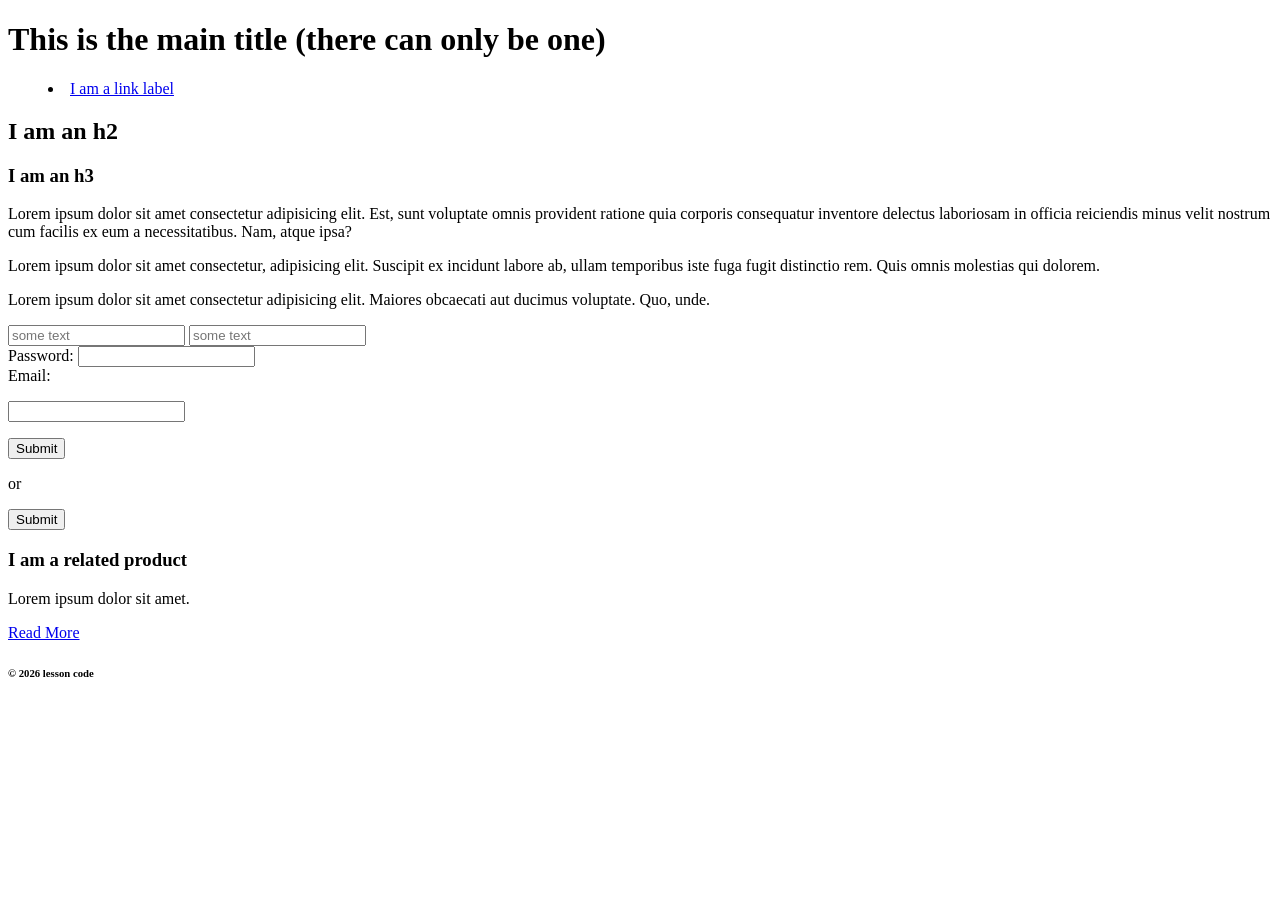
<file: index.html>
<!DOCTYPE html>
<html lang="en">
    <head>
        <!-- This is an html comment! Inside the head we add our metadata,links to CSS JS and fonts. -->
         <meta charset="utf-8">
         <meta name="viewport" content="width=device-width, initial-scale=1">
         <title>Week 1 Learning HTML</title>
         <meta name="description" content="This week we are looking at the basic HTML structure">
         <meta name="robots" content="nofollow, noindex">
    </head>
    <!-- everything in the body is visiable to the user-->
    <body>
        <header>
            <h1>This is the main title (there can only be one)</h1>
            <nav>
                <menu>
                    <li>
                        <a href="index.html">I am a link label</a>
                    </li>
                </menu>
            </nav>
        </header>
        <main>
            <section>
                <h2>I am an h2</h2>
                <div>
                    <h3>I am an h3</h3>
                    <p>Lorem ipsum dolor sit amet consectetur adipisicing elit. Est, sunt voluptate omnis provident ratione quia corporis consequatur inventore delectus laboriosam in officia reiciendis minus velit nostrum cum facilis ex eum a necessitatibus. Nam, atque ipsa?</p>
                    <p class="class">Lorem ipsum dolor sit amet consectetur, adipisicing elit. Suscipit ex incidunt labore ab, ullam temporibus iste fuga fugit distinctio rem. Quis omnis molestias qui dolorem.</p>
                    <p id="class">Lorem ipsum dolor sit amet consectetur adipisicing elit. Maiores obcaecati aut ducimus voluptate. Quo, unde.</p>
                </div>
            </section>
            <section>
                <form method="post" action="somefile.php">
                    <!-- notice the layout of the 1st 2-->
                    <input type="text" placeholder="some text" required>
                    <input type="text" placeholder="some text" required>
                    <br><!--this is really the only time to use a br-->
                    <label>Password:</label>
                    <input type="password">
                    <br>
                    <label>Email:</label>
                    <p><input type="email"></p>
                    <button type="submit">Submit</button>
                    <p>or</p>
                    <input type="submit">
                </form>
            </section>
        </main>
        <aside>
            <article>
                <h3>I am a related product</h3>
                <p>Lorem ipsum dolor sit amet.</p>
                <a href="#">Read More</a>
            </article>
        </aside>
        <footer>
            <h6>&copy; 2026 lesson code</h6>
        </footer>
    </body>
</html>
</file>
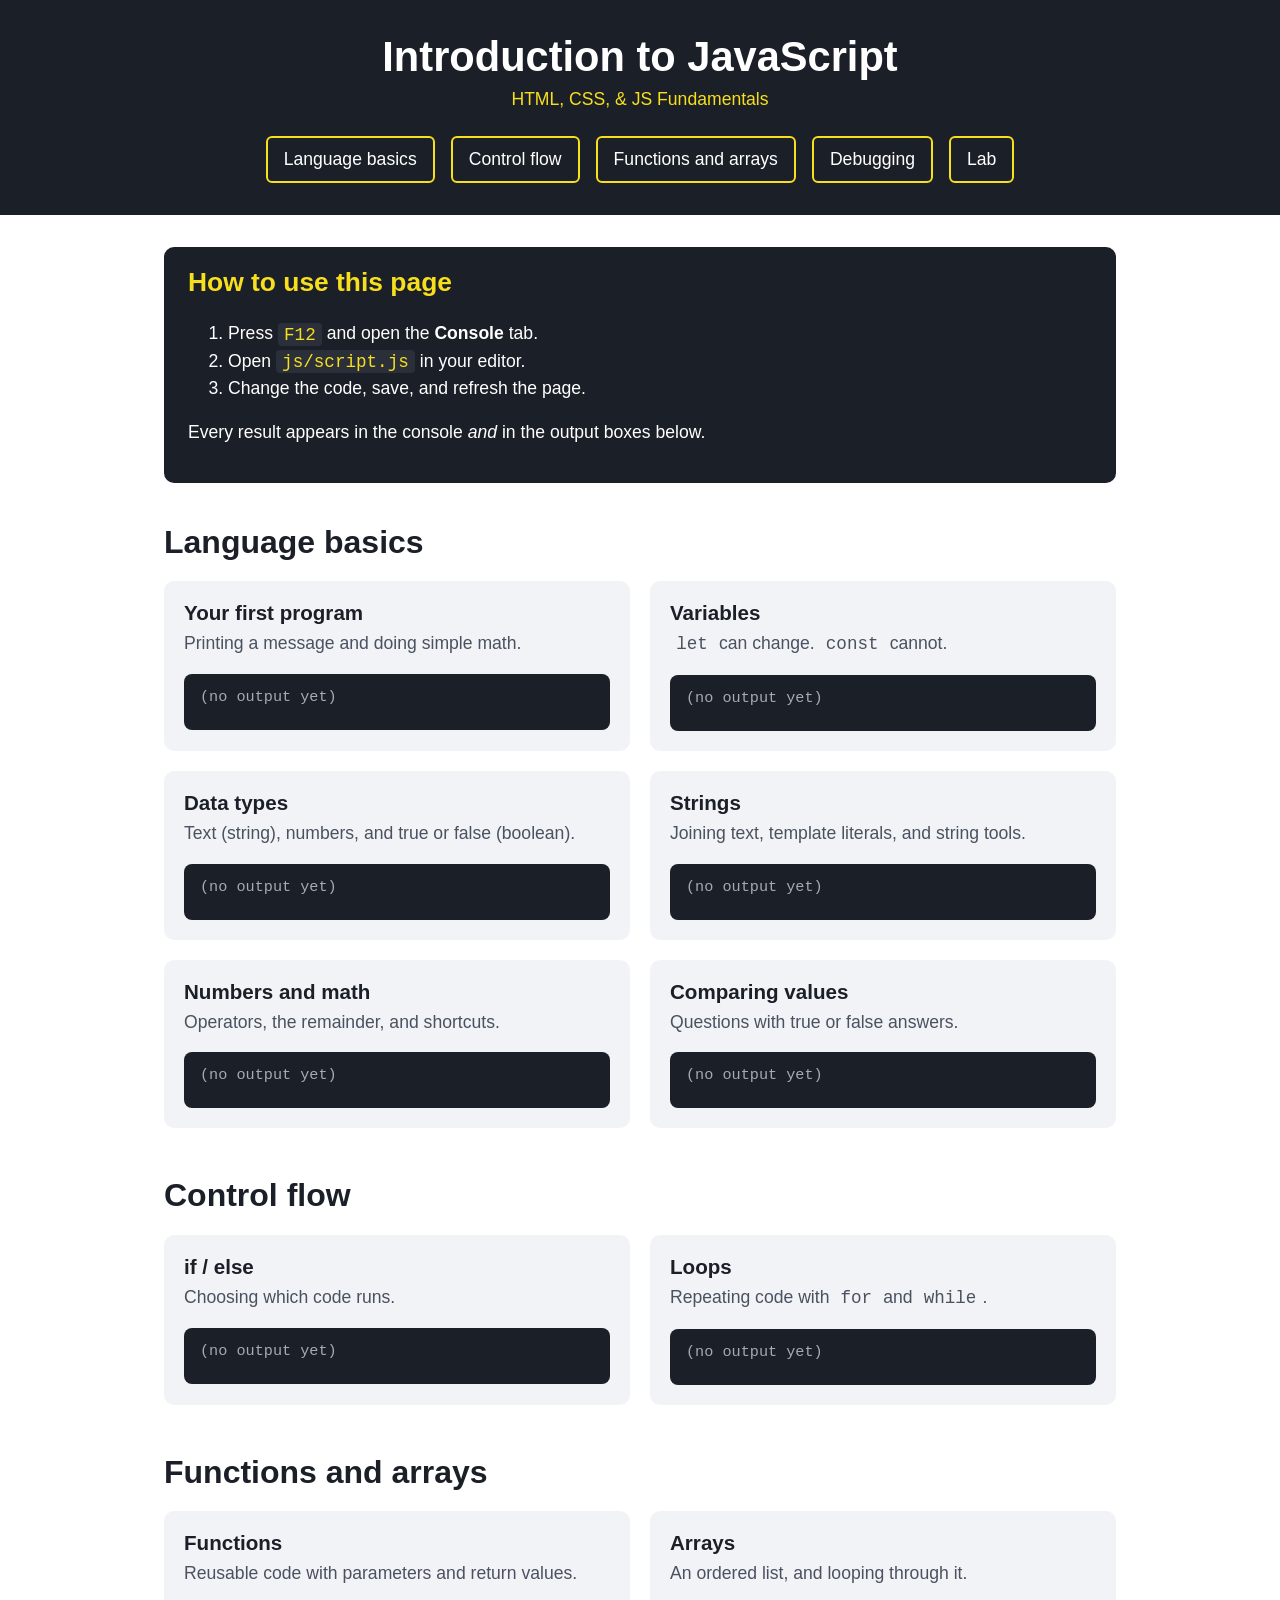
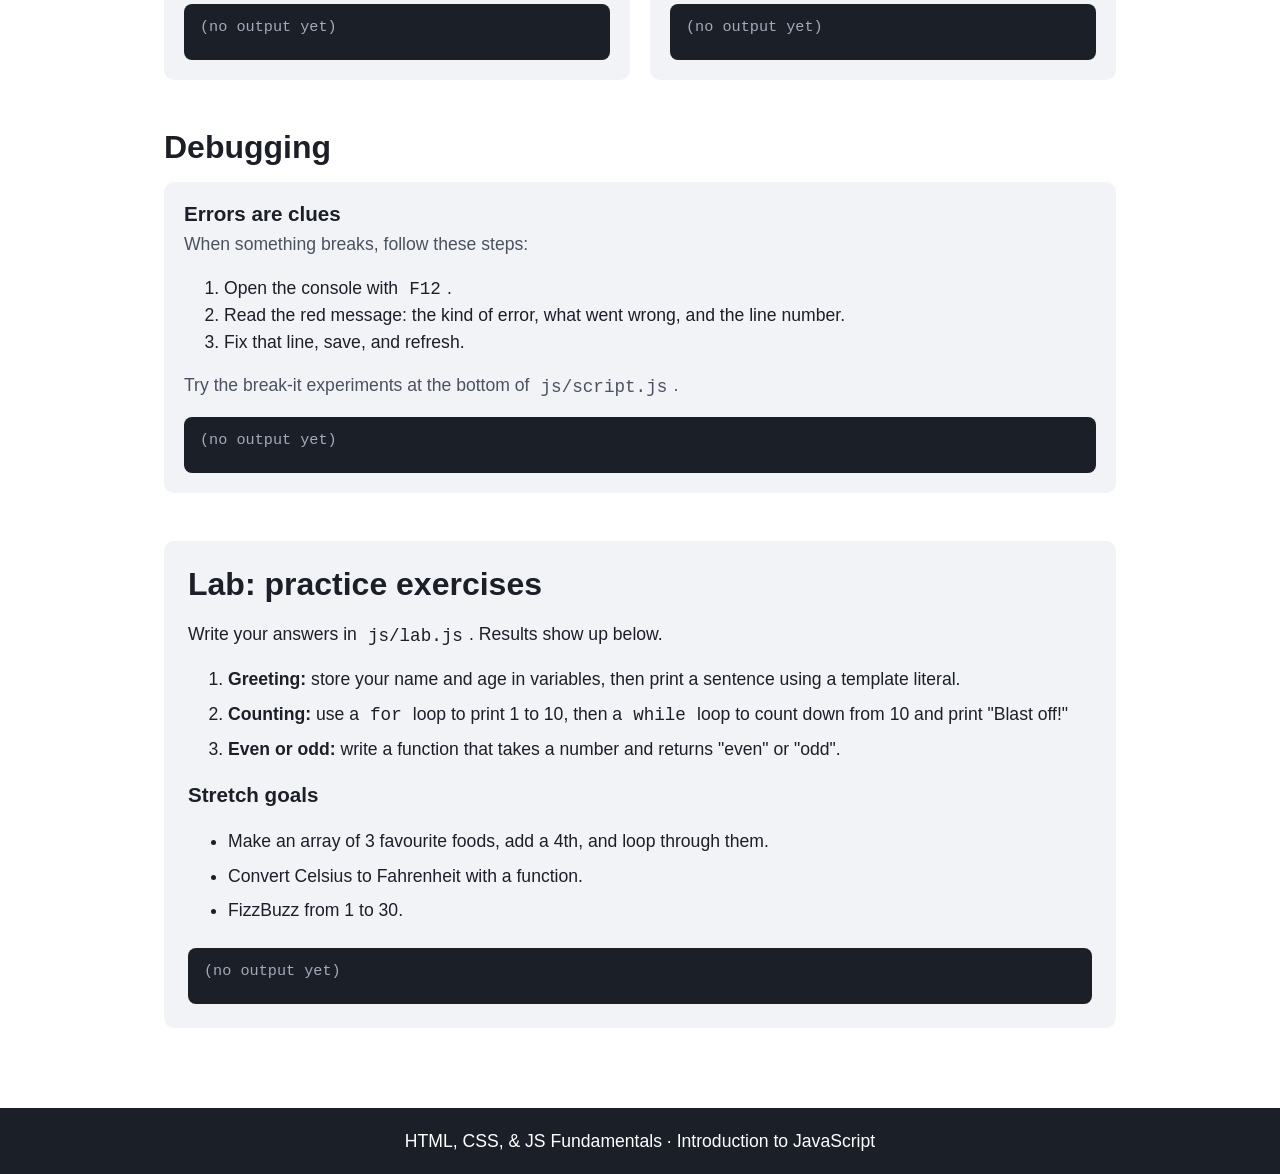
<file: intro-to-javascript-student/intro-to-javascript-student/index.html>
<!DOCTYPE html>
<html lang="en">
  <head>
    <meta charset="UTF-8">
    <meta name="viewport" content="width=device-width, initial-scale=1">
    <meta name="description" content="This is our first JS lesson">
    <meta name="robots" content="noindex, nofollow">
    <title>Introduction to JavaScript | HTML, CSS, &amp; JS Fundamentals</title>

    <!-- Our stylesheet lives in the css folder -->
    <link rel="stylesheet" href="css/style.css" />

    <!--
      Our JavaScript lives in the js folder.
      "defer" tells the browser: download the script now, but wait until the
      whole page has loaded before running it. That way every <output> box
      below already exists when our code tries to write into it.
      Scripts with defer run in the order they are listed, so helpers.js
      must come first (script.js and lab.js both use its show() function).
    -->
    <script src="js/helpers.js" defer></script>
    <script src="js/script.js" defer></script>
    <script src="js/lab.js" defer></script>
  </head>

  <body>
    <!-- ========== Page header ========== -->
    <header class="site-header">
      <h1>Introduction to JavaScript</h1>
      <p>HTML, CSS, &amp; JS Fundamentals</p>

      <!-- Navigation: <menu> holds our list of jump links -->
      <nav aria-label="Lesson sections">
        <menu>
          <li><a href="#basics">Language basics</a></li>
          <li><a href="#control-flow">Control flow</a></li>
          <li><a href="#functions-arrays">Functions and arrays</a></li>
          <li><a href="#debugging">Debugging</a></li>
          <li><a href="#lab">Lab</a></li>
        </menu>
      </nav>
    </header>

    <!-- ========== Main content ========== -->
    <main>
      <!-- <aside> is for side information that supports the main content -->
      <aside class="tip">
        <h2>How to use this page</h2>
        <ol>
          <li>Press <kbd>F12</kbd> and open the <strong>Console</strong> tab.</li>
          <li>Open <code>js/script.js</code> in your editor.</li>
          <li>Change the code, save, and refresh the page.</li>
        </ol>
        <p>Every result appears in the console <em>and</em> in the output boxes below.</p>
      </aside>

      <!-- ===== Section 1: Language basics ===== -->
      <section id="basics">
        <h2>Language basics</h2>

        <article>
          <h3>Your first program</h3>
          <p>Printing a message and doing simple math.</p>
          <output id="out-first"></output>
        </article>

        <article>
          <h3>Variables</h3>
          <p><code>let</code> can change. <code>const</code> cannot.</p>
          <output id="out-variables"></output>
        </article>

        <article>
          <h3>Data types</h3>
          <p>Text (string), numbers, and true or false (boolean).</p>
          <output id="out-types"></output>
        </article>

        <article>
          <h3>Strings</h3>
          <p>Joining text, template literals, and string tools.</p>
          <output id="out-strings"></output>
        </article>

        <article>
          <h3>Numbers and math</h3>
          <p>Operators, the remainder, and shortcuts.</p>
          <output id="out-numbers"></output>
        </article>

        <article>
          <h3>Comparing values</h3>
          <p>Questions with true or false answers.</p>
          <output id="out-compare"></output>
        </article>
      </section>

      <!-- ===== Section 2: Control flow ===== -->
      <section id="control-flow">
        <h2>Control flow</h2>

        <article>
          <h3>if / else</h3>
          <p>Choosing which code runs.</p>
          <output id="out-ifelse"></output>
        </article>

        <article>
          <h3>Loops</h3>
          <p>Repeating code with <code>for</code> and <code>while</code>.</p>
          <output id="out-loops"></output>
        </article>
      </section>

      <!-- ===== Section 3: Functions and arrays ===== -->
      <section id="functions-arrays">
        <h2>Functions and arrays</h2>

        <article>
          <h3>Functions</h3>
          <p>Reusable code with parameters and return values.</p>
          <output id="out-functions"></output>
        </article>

        <article>
          <h3>Arrays</h3>
          <p>An ordered list, and looping through it.</p>
          <output id="out-arrays"></output>
        </article>
      </section>

      <!-- ===== Section 4: Debugging ===== -->
      <section id="debugging">
        <h2>Debugging</h2>

        <article>
          <h3>Errors are clues</h3>
          <p>When something breaks, follow these steps:</p>
          <ol>
            <li>Open the console with <kbd>F12</kbd>.</li>
            <li>Read the red message: the kind of error, what went wrong, and the line number.</li>
            <li>Fix that line, save, and refresh.</li>
          </ol>
          <p>Try the break-it experiments at the bottom of <code>js/script.js</code>.</p>
          <output id="out-debug"></output>
        </article>
      </section>

      <!-- ===== Lab ===== -->
      <section id="lab">
        <h2>Lab: practice exercises</h2>
        <p>Write your answers in <code>js/lab.js</code>. Results show up below.</p>

        <ol>
          <li><strong>Greeting:</strong> store your name and age in variables, then print a sentence using a template literal.</li>
          <li><strong>Counting:</strong> use a <code>for</code> loop to print 1 to 10, then a <code>while</code> loop to count down from 10 and print "Blast off!"</li>
          <li><strong>Even or odd:</strong> write a function that takes a number and returns "even" or "odd".</li>
        </ol>

        <h3>Stretch goals</h3>
        <ul>
          <li>Make an array of 3 favourite foods, add a 4th, and loop through them.</li>
          <li>Convert Celsius to Fahrenheit with a function.</li>
          <li>FizzBuzz from 1 to 30.</li>
        </ul>

        <output id="out-lab"></output>
      </section>
    </main>

    <!-- ========== Page footer ========== -->
    <footer class="site-footer">
      <p>HTML, CSS, &amp; JS Fundamentals &middot; Introduction to JavaScript</p>
    </footer>
  </body>
</html>
</file>
<file: intro-to-javascript-student/intro-to-javascript-student/css/style.css>
/* =============================================================
   style.css - Introduction to JavaScript lesson page
   This page is only a "stage" for our JavaScript, so the CSS
   is kept simple and uses things we have already learned.
   ============================================================= */

/* ---------- 1. Reset and base styles ---------- */
* {
  box-sizing: border-box; /* padding stays INSIDE the width we set */
}

body {
  margin: 0;
  font-family: Calibri, Arial, sans-serif;
  font-size: 1.1rem;
  line-height: 1.5;
  color: #1b1f27;
  background-color: #ffffff;
}

h1,
h2,
h3 {
  line-height: 1.2;
}

/* Inline code, like <code>let</code> in a paragraph */
code,
kbd {
  font-family: "Courier New", monospace;
  background-color: #f1f3f6;
  padding: 0.1em 0.35em;
  border-radius: 4px;
}

/* ---------- 2. Header ---------- */
.site-header {
  background-color: #1b1f27;
  color: #ffffff;
  padding: 2rem 1.5rem;
  text-align: center;
}

.site-header h1 {
  margin: 0;
  font-size: 2.6rem;
}

.site-header p {
  margin: 0.25rem 0 1.5rem;
  color: #f7df1e;
}

/* ---------- 3. Navigation ----------
   <menu> comes with a bullet list look, so we remove it
   and use Flexbox to lay the links out in a row. */
nav menu {
  display: flex;
  justify-content: center;
  gap: 1rem;
  margin: 0;
  padding: 0;
  list-style: none; /* removes the bullets */
}

nav a {
  display: block;
  padding: 0.5rem 1rem;
  color: #ffffff;
  text-decoration: none;
  border: 2px solid #f7df1e;
  border-radius: 6px;
}

nav a:hover {
  background-color: #f7df1e;
  color: #1b1f27;
}

/* ---------- 4. Main content ---------- */
main {
  max-width: 1000px;
  margin: 0 auto; /* centers the content */
  padding: 2rem 1.5rem;
}

section {
  margin-bottom: 3rem;
}

section > h2 {
  font-size: 2rem;
  margin-bottom: 1rem;
}

/* ---------- 5. Tip box (the <aside>) ---------- */
.tip {
  background-color: #1b1f27;
  color: #ffffff;
  padding: 1.25rem 1.5rem;
  border-radius: 10px;
  margin-bottom: 2.5rem;
}

.tip h2 {
  margin-top: 0;
  color: #f7df1e;
}

.tip code,
.tip kbd {
  background-color: #2a2f3a;
  color: #f7df1e;
}

/* ---------- 6. Lesson cards (each <article>) ----------
   CSS Grid puts the cards in two columns. */
#basics,
#control-flow,
#functions-arrays {
  display: grid;
  grid-template-columns: 1fr 1fr;
  gap: 1.25rem;
}

/* The section title should span the full width */
#basics > h2,
#control-flow > h2,
#functions-arrays > h2 {
  grid-column: 1 / -1;
  margin: 0;
}

article {
  background-color: #f1f3f6;
  padding: 1.25rem;
  border-radius: 10px;
}

article h3 {
  margin-top: 0;
  margin-bottom: 0.25rem;
}

article p {
  margin-top: 0;
  color: #4a5160;
}

/* ---------- 7. Output boxes ----------
   Each <output> looks like a little console window. */
output {
  display: block;
  min-height: 3.5rem;
  padding: 0.75rem 1rem;
  background-color: #1b1f27;
  color: #ffffff;
  font-family: "Courier New", monospace;
  font-size: 0.95rem;
  white-space: pre-wrap; /* respects the line breaks we send */
  border-radius: 8px;
}

/* :empty matches an output box with nothing in it yet */
output:empty::before {
  content: "(no output yet)";
  color: #a3aab8;
}

/* ---------- 8. Lab section ---------- */
#lab {
  background-color: #f1f3f6;
  padding: 1.5rem;
  border-radius: 10px;
}

#lab > h2 {
  margin-top: 0;
}

#lab li {
  margin-bottom: 0.5rem;
}

#lab output {
  margin-top: 1.5rem;
}

/* ---------- 9. Footer ---------- */
.site-footer {
  background-color: #1b1f27;
  color: #ffffff;
  text-align: center;
  padding: 1.25rem;
}

.site-footer p {
  margin: 0;
}
</file>
